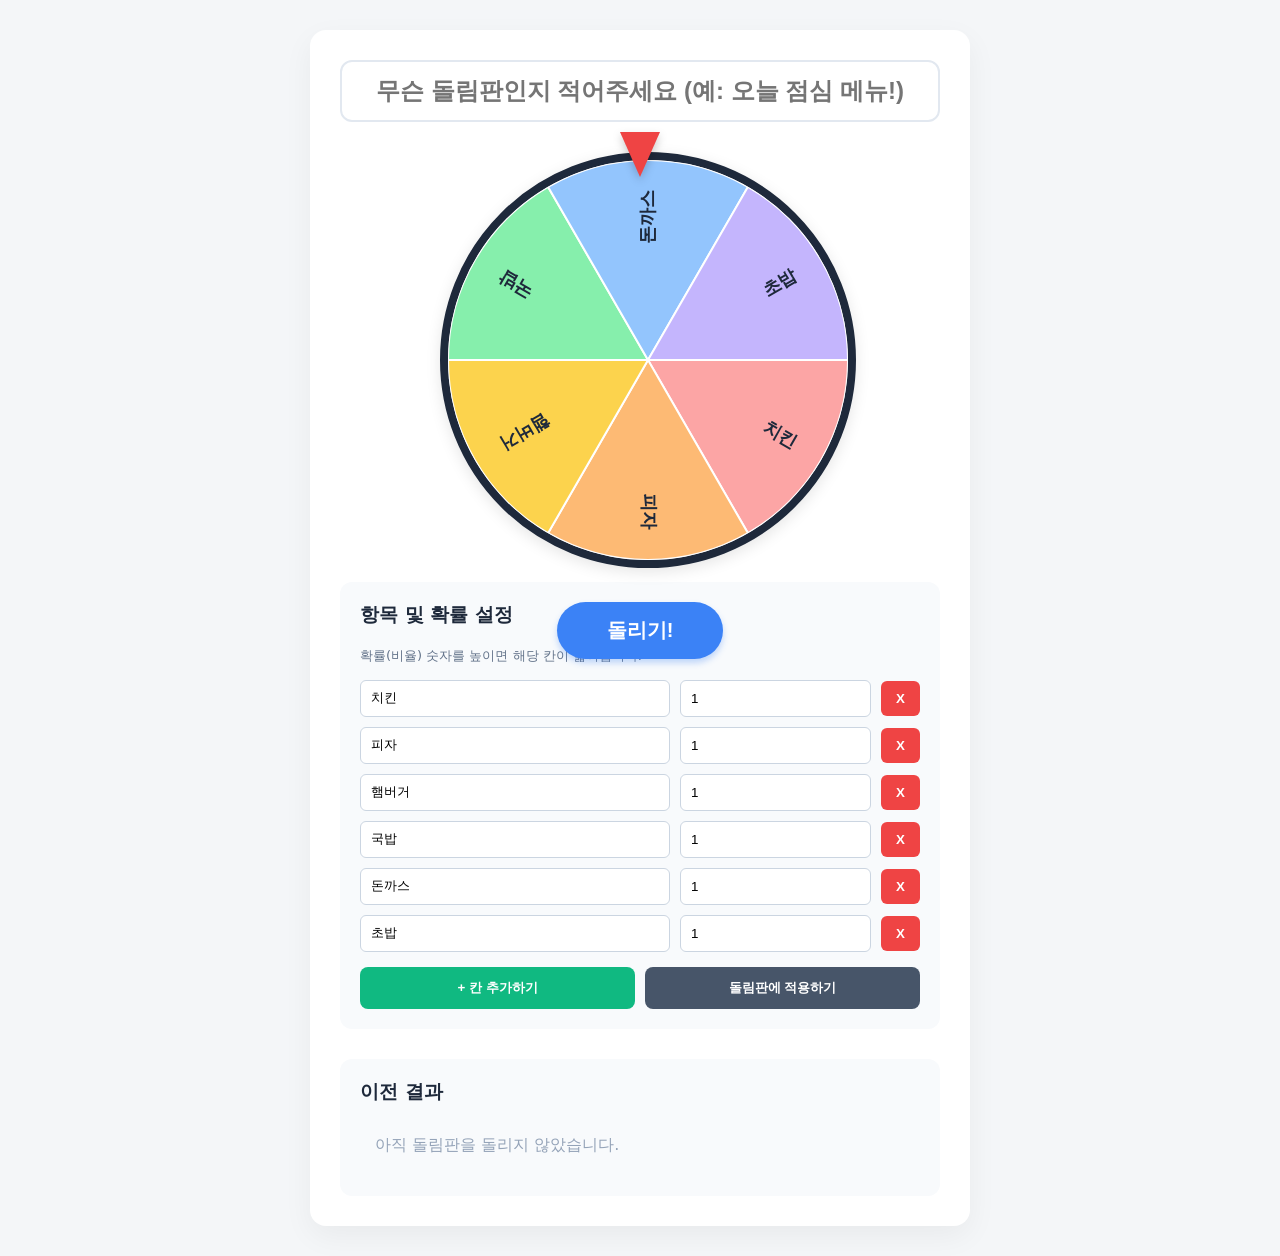
<file: index.html>
<!DOCTYPE html>
<html lang="ko">
<head>
    <meta charset="UTF-8">
    <meta name="viewport" content="width=device-width, initial-scale=1.0">
    <title>커스텀 돌림판</title>
    <link rel="stylesheet" href="style.css">
</head>
<body>
    <div class="container">
        <input type="text" id="wheel-title" placeholder="무슨 돌림판인지 적어주세요 (예: 오늘 점심 메뉴!)" />

        <div class="wheel-section">
            <canvas id="wheel" width="400" height="400"></canvas>
            <div class="pointer"></div>
            <button id="spin-btn">돌리기!</button>
        </div>

        <div class="settings-section">
            <h3>항목 및 확률 설정</h3>
            <p class="description">확률(비율) 숫자를 높이면 해당 칸이 넓어집니다.</p>
            <div id="items-container">
                </div>
            <div class="button-group">
                <button id="add-item-btn">+ 칸 추가하기</button>
                <button id="update-wheel-btn">돌림판에 적용하기</button>
            </div>
        </div>

        <div class="history-section">
            <h3>이전 결과</h3>
            <ul id="history-list">
                <li class="empty-msg">아직 돌림판을 돌리지 않았습니다.</li>
            </ul>
        </div>
    </div>
    <script src="script.js"></script>
</body>
</html>
</file>
<file: style.css>
body {
    font-family: 'Pretendard', -apple-system, BlinkMacSystemFont, system-ui, Roboto, 'Helvetica Neue', 'Segoe UI', 'Apple SD Gothic Neo', 'Noto Sans KR', 'Malgun Gothic', sans-serif;
    background-color: #f4f6f8;
    margin: 0;
    padding: 30px 15px;
    display: flex;
    justify-content: center;
}

.container {
    background: #ffffff;
    padding: 30px;
    border-radius: 16px;
    box-shadow: 0 10px 30px rgba(0, 0, 0, 0.05);
    max-width: 600px;
    width: 100%;
    text-align: center;
}

#wheel-title {
    width: 100%;
    box-sizing: border-box;
    font-size: 24px;
    font-weight: bold;
    padding: 15px;
    margin-bottom: 30px;
    text-align: center;
    border: 2px solid #e2e8f0;
    border-radius: 12px;
    outline: none;
    transition: border-color 0.2s;
}

#wheel-title:focus {
    border-color: #3b82f6;
}

.wheel-section {
    position: relative;
    margin: 0 auto 30px auto;
    width: 400px;
    height: 400px;
}

canvas {
    border-radius: 50%;
    border: 8px solid #1e293b;
    box-shadow: 0 4px 15px rgba(0, 0, 0, 0.1);
    /* 5초 동안 점점 느려지며 멈추는 애니메이션 */
    transition: transform 5s cubic-bezier(0.17, 0.67, 0.1, 1);
    background-color: #f8fafc;
}

.pointer {
    position: absolute;
    top: -20px;
    left: 50%;
    transform: translateX(-50%);
    width: 0;
    height: 0;
    border-left: 20px solid transparent;
    border-right: 20px solid transparent;
    border-top: 45px solid #ef4444;
    z-index: 10;
    filter: drop-shadow(0 4px 4px rgba(0,0,0,0.2));
}

#spin-btn {
    margin-top: 30px;
    padding: 15px 50px;
    font-size: 20px;
    font-weight: 800;
    background-color: #3b82f6;
    color: white;
    border: none;
    border-radius: 30px;
    cursor: pointer;
    box-shadow: 0 4px 6px rgba(59, 130, 246, 0.3);
    transition: transform 0.1s, background-color 0.2s;
}

#spin-btn:hover {
    background-color: #2563eb;
    transform: translateY(-2px);
}

#spin-btn:disabled {
    background-color: #94a3b8;
    cursor: not-allowed;
    transform: none;
    box-shadow: none;
}

.settings-section {
    background: #f8fafc;
    padding: 20px;
    border-radius: 12px;
    text-align: left;
    margin-bottom: 30px;
}

.settings-section h3, .history-section h3 {
    margin-top: 0;
    color: #1e293b;
}

.description {
    font-size: 13px;
    color: #64748b;
    margin-bottom: 15px;
}

.item-row {
    display: flex;
    gap: 10px;
    margin-bottom: 10px;
    align-items: center;
}

.item-row input[type="text"] {
    flex: 3;
    padding: 10px;
    border: 1px solid #cbd5e1;
    border-radius: 6px;
}

.item-row input[type="number"] {
    flex: 1;
    padding: 10px;
    border: 1px solid #cbd5e1;
    border-radius: 6px;
}

.remove-btn {
    background-color: #ef4444;
    color: white;
    border: none;
    padding: 10px 15px;
    border-radius: 6px;
    cursor: pointer;
    font-weight: bold;
}

.button-group {
    display: flex;
    gap: 10px;
    margin-top: 15px;
}

.button-group button {
    flex: 1;
    padding: 12px;
    border: none;
    border-radius: 8px;
    font-weight: bold;
    cursor: pointer;
}

#add-item-btn {
    background-color: #10b981;
    color: white;
}

#update-wheel-btn {
    background-color: #475569;
    color: white;
}

.history-section {
    text-align: left;
    background: #f8fafc;
    padding: 20px;
    border-radius: 12px;
}

#history-list {
    list-style-type: none;
    padding: 0;
    margin: 0;
    max-height: 200px;
    overflow-y: auto;
}

#history-list li {
    background: #ffffff;
    margin-bottom: 8px;
    padding: 12px 15px;
    border-radius: 8px;
    border-left: 5px solid #3b82f6;
    box-shadow: 0 1px 3px rgba(0,0,0,0.05);
    font-weight: 600;
    color: #334155;
    display: flex;
    justify-content: space-between;
}

.empty-msg {
    color: #94a3b8 !important;
    font-weight: normal !important;
    border-left: none !important;
    background: transparent !important;
    box-shadow: none !important;
    text-align: center;
}
</file>
